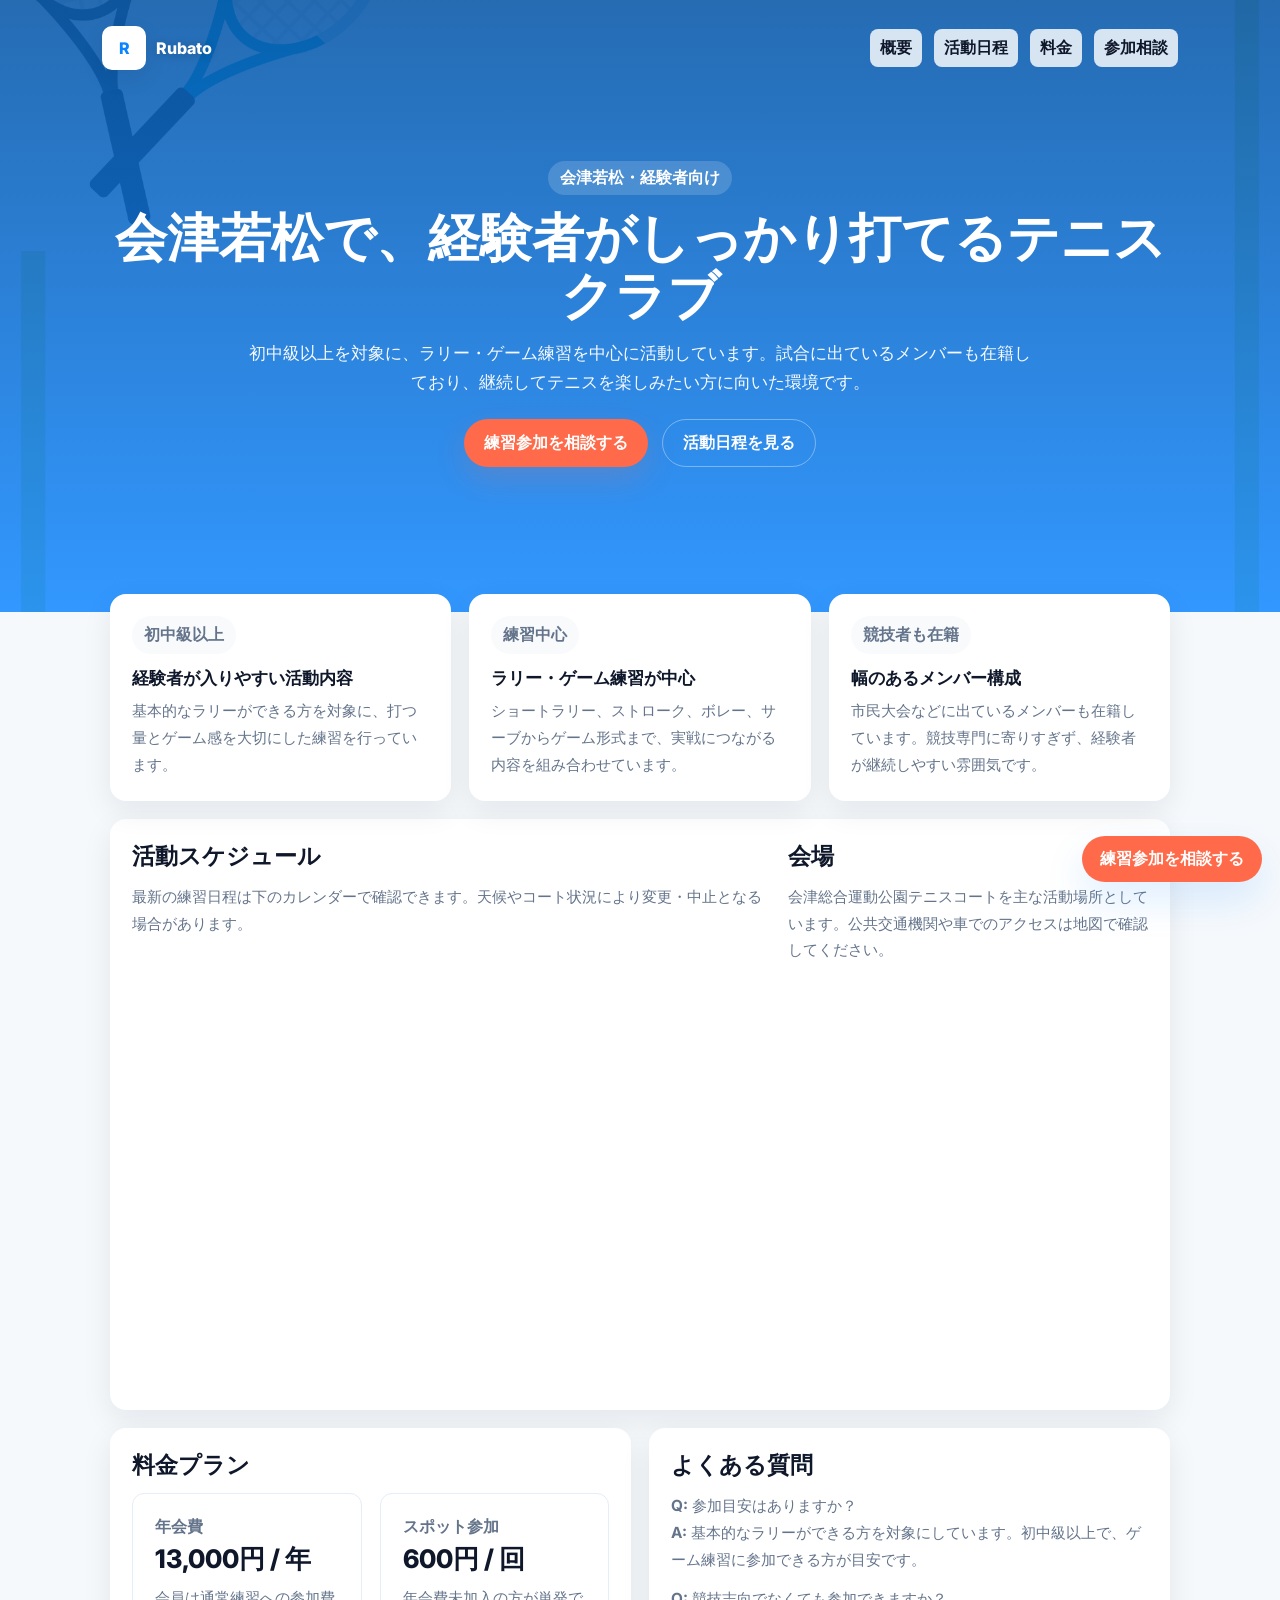
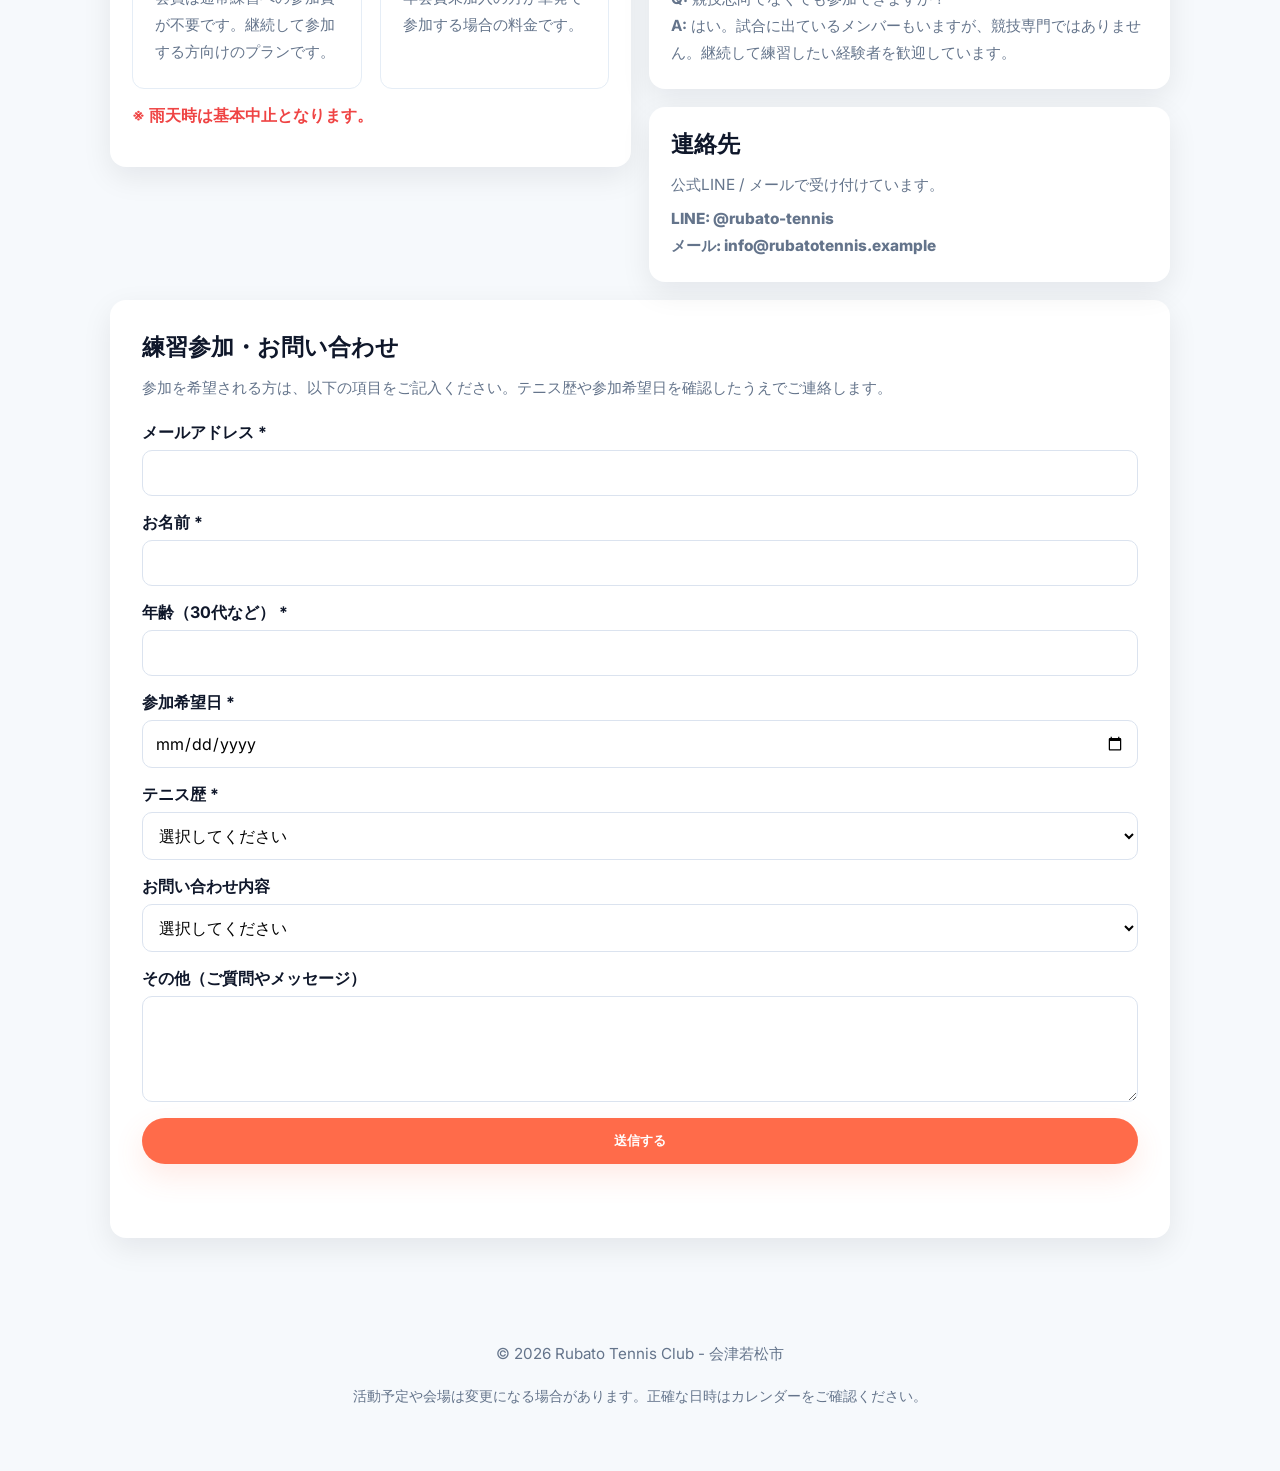
<file: index.html>
<!DOCTYPE html>
<html lang="ja">
<head>
  <meta charset="utf-8" />
  <meta name="viewport" content="width=device-width,initial-scale=1" />
  <title>Rubato Tennis Club | 会津若松</title>
  <meta name="description" content="会津若松で活動する経験者向けテニスクラブ。初中級以上を対象に、ラリー・ゲーム練習を中心に活動しています。競技者も在籍しています。" />
  <meta property="og:title" content="Rubato Tennis Club | 会津若松" />
  <meta property="og:description" content="初中級以上の経験者が継続して打てるテニスクラブ。ラリー・ゲーム練習中心、競技者も在籍。" />
  <meta property="og:type" content="website" />
  <meta property="og:image" content="https://candy023.github.io/rubato-tc-hp/images/14421.jpg" />
  <link rel="preconnect" href="https://fonts.gstatic.com" crossorigin>
  <link href="https://fonts.googleapis.com/css2?family=Inter:wght@300;400;600;700;800&display=swap" rel="stylesheet">
  <style>
    :root{
      --bg:#f6f9fc;
      --card:#ffffff;
      --brand:#0b84ff;
      --brand-dark:#0757a8;
      --accent:#ff6b4a;
      --ink:#0f172a;
      --muted:#64748b;
      --line:#e5edf6;
      --radius:16px;
      --shadow:0 10px 30px rgba(12,18,25,0.08);
    }
    *{box-sizing:border-box}
    html,body{height:100%}
    body{
      margin:0;
      font-family:Inter,system-ui,-apple-system,'Segoe UI',Roboto,'Helvetica Neue',Arial,sans-serif;
      background:var(--bg);
      color:var(--ink);
      -webkit-font-smoothing:antialiased;
    }
    a{color:inherit;text-decoration:none}
    p{line-height:1.75}

    nav.topbar{
      position:fixed;
      top:18px;
      left:50%;
      transform:translateX(-50%);
      width:calc(100% - 40px);
      max-width:1100px;
      display:flex;
      justify-content:space-between;
      align-items:center;
      padding:8px 12px;
      z-index:40;
    }
    .brand{display:flex;gap:10px;align-items:center}
    .brand .logo{
      width:44px;
      height:44px;
      border-radius:10px;
      background:#fff;
      display:flex;
      align-items:center;
      justify-content:center;
      color:var(--brand);
      font-weight:800;
      box-shadow:0 8px 22px rgba(15,23,42,0.08);
    }
    .brand-name{color:#fff;font-weight:800;text-shadow:0 1px 10px rgba(15,23,42,0.24)}
    .nav-links{display:flex;gap:12px}
    .nav-links a{
      color:var(--ink);
      font-weight:700;
      padding:8px 10px;
      border-radius:8px;
      background:rgba(255,255,255,0.82);
      backdrop-filter:blur(8px);
    }

    header.site-hero{
      position:relative;
      min-height:68vh;
      display:flex;
      align-items:center;
      justify-content:center;
      text-align:center;
      padding:92px 20px 76px;
      background:
        linear-gradient(180deg, rgba(7,87,168,0.88), rgba(11,132,255,0.84)),
        url("images/14421.jpg") left center/cover no-repeat;
      color:#fff;
      overflow:hidden;
    }
    header.site-hero .container{
      max-width:1100px;
      margin:0 auto;
      position:relative;
      z-index:2;
    }
    .hero-eyebrow{
      display:inline-block;
      background:rgba(255,255,255,0.16);
      padding:6px 12px;
      border-radius:999px;
      font-weight:700;
      margin-bottom:14px;
    }
    h1{
      font-size:clamp(30px,4.8vw,52px);
      margin:0 0 14px;
      line-height:1.12;
      letter-spacing:0;
    }
    h2{margin:0 0 12px;font-size:1.45rem}
    h3{margin:12px 0 8px;font-size:1.08rem}
    .lead{
      margin:0 auto 22px;
      max-width:790px;
      opacity:0.96;
      font-size:1.04rem;
    }
    .cta-row{display:flex;gap:14px;justify-content:center;flex-wrap:wrap}
    .btn{
      display:inline-flex;
      align-items:center;
      justify-content:center;
      min-height:46px;
      padding:12px 20px;
      border-radius:999px;
      font-weight:800;
      cursor:pointer;
    }
    .btn-primary{background:var(--accent);color:#fff;box-shadow:0 12px 30px rgba(255,107,74,0.18)}
    .btn-ghost{background:transparent;border:1px solid rgba(255,255,255,0.36);color:#fff}

    main.container{max-width:1100px;margin:40px auto;padding:0 20px}
    .features{
      display:grid;
      grid-template-columns:repeat(auto-fit,minmax(220px,1fr));
      gap:18px;
      margin-top:-58px;
      position:relative;
      z-index:3;
    }
    .card{
      background:var(--card);
      border-radius:var(--radius);
      padding:22px;
      box-shadow:var(--shadow);
    }
    .pill{
      display:inline-flex;
      align-items:center;
      gap:10px;
      padding:8px 12px;
      border-radius:999px;
      background:#f8fafc;
      font-weight:700;
      color:var(--muted);
    }
    .small{color:var(--muted);font-size:0.96rem;margin:0}
    .note{margin-top:12px;color:#ef4444;font-weight:700}

    .embed-wrap{display:grid;grid-template-columns:1fr 360px;gap:20px}
    iframe.responsive{width:100%;height:420px;border:0;border-radius:12px}

    .pricing{display:flex;gap:18px;flex-wrap:wrap}
    .price-box{
      flex:1;
      min-width:220px;
      background:#fff;
      padding:22px;
      border-radius:12px;
      border:1px solid var(--line);
    }
    .price-label{color:var(--muted);font-weight:800}
    .price-amount{font-size:1.6rem;font-weight:800;margin:4px 0 8px}

    .two-column{
      margin-top:18px;
      display:grid;
      grid-template-columns:1fr 1fr;
      gap:18px;
      align-items:start;
    }
    .stack{display:flex;flex-direction:column;gap:18px}
    .form-grid{margin-top:20px;display:flex;flex-direction:column;gap:16px}
    .form-group{display:flex;flex-direction:column;gap:6px}
    label{font-weight:700}
    input,select,textarea{
      width:100%;
      padding:12px;
      border-radius:10px;
      border:1px solid #dbe3ef;
      background:#fff;
      font:inherit;
    }
    textarea{resize:vertical}
    .btn-submit{
      padding:14px 20px;
      background:var(--accent);
      color:#fff;
      font-weight:800;
      border-radius:999px;
      border:none;
      cursor:pointer;
      box-shadow:0 12px 30px rgba(255,107,74,0.14);
    }

    .sticky-cta{
      position:fixed;
      right:18px;
      bottom:18px;
      background:var(--accent);
      color:#fff;
      padding:12px 18px;
      border-radius:999px;
      box-shadow:0 18px 40px rgba(11,132,255,0.14);
      z-index:60;
      font-weight:800;
    }
    footer{padding:48px 20px;text-align:center;color:var(--muted);font-size:0.95rem}

    @media(max-width:900px){
      .embed-wrap,.two-column{grid-template-columns:1fr}
      header.site-hero{min-height:64vh}
    }
    @media(max-width:560px){
      nav.topbar{display:none}
      header.site-hero{padding:68px 16px 72px;text-align:left}
      .cta-row{justify-content:flex-start}
      .features{margin-top:-44px}
      .sticky-cta{left:16px;right:16px;text-align:center}
    }
  </style>
</head>
<body>
  <nav class="topbar" aria-label="トップナビゲーション">
    <div class="brand">
      <div class="logo">R</div>
      <div class="brand-name">Rubato</div>
    </div>
    <div class="nav-links">
      <a href="#about">概要</a>
      <a href="#schedule">活動日程</a>
      <a href="#pricing">料金</a>
      <a href="#contact">参加相談</a>
    </div>
  </nav>

  <header class="site-hero" role="banner">
    <div class="container">
      <div class="hero-eyebrow">会津若松・経験者向け</div>
      <h1>会津若松で、経験者がしっかり打てるテニスクラブ</h1>
      <p class="lead">初中級以上を対象に、ラリー・ゲーム練習を中心に活動しています。試合に出ているメンバーも在籍しており、継続してテニスを楽しみたい方に向いた環境です。</p>
      <div class="cta-row">
        <a class="btn btn-primary" href="#contact">練習参加を相談する</a>
        <a class="btn btn-ghost" href="#schedule">活動日程を見る</a>
      </div>
    </div>
  </header>

  <main class="container" id="about">
    <section class="features" aria-label="Rubato Tennis Clubの特徴">
      <div class="card">
        <div class="pill">初中級以上</div>
        <h3>経験者が入りやすい活動内容</h3>
        <p class="small">基本的なラリーができる方を対象に、打つ量とゲーム感を大切にした練習を行っています。</p>
      </div>
      <div class="card">
        <div class="pill">練習中心</div>
        <h3>ラリー・ゲーム練習が中心</h3>
        <p class="small">ショートラリー、ストローク、ボレー、サーブからゲーム形式まで、実戦につながる内容を組み合わせています。</p>
      </div>
      <div class="card">
        <div class="pill">競技者も在籍</div>
        <h3>幅のあるメンバー構成</h3>
        <p class="small">市民大会などに出ているメンバーも在籍しています。競技専門に寄りすぎず、経験者が継続しやすい雰囲気です。</p>
      </div>
    </section>

    <section style="margin-top:18px">
      <div class="card embed-wrap" id="schedule">
        <div>
          <h2>活動スケジュール</h2>
          <p class="small">最新の練習日程は下のカレンダーで確認できます。天候やコート状況により変更・中止となる場合があります。</p>
          <iframe class="responsive" src="https://calendar.google.com/calendar/embed?src=57e61de87be1ab2b04c0b7521b0dbedd97e2c06c08f706e944a8100b570d780e%40group.calendar.google.com&ctz=Asia%2FTokyo" title="活動カレンダー"></iframe>
        </div>
        <div>
          <h2>会場</h2>
          <p class="small">会津総合運動公園テニスコートを主な活動場所としています。公共交通機関や車でのアクセスは地図で確認してください。</p>
          <iframe class="responsive" src="https://www.google.com/maps/embed?pb=!1m18!1m12!1m3!1d12705.106427514464!2d139.91676467819318!3d37.46516519801617!2m3!1f0!2f0!3f0!3m2!1i1024!2i768!4f13.1!3m3!1m2!1s0x5ff55500001e91f9%3A0xa55c1a4bdeb1cb69!2z5Lya5rSl57eP5ZCI6YGL5YuV5YWs5ZyS44OG44OL44K544Kz44O844OI!5e0!3m2!1sja!2sjp!4v1764913349854!5m2!1sja!2sjp" title="会津総合運動公園テニスコートの地図"></iframe>
        </div>
      </div>
    </section>

    <section class="two-column">
      <div class="card" id="pricing">
        <h2>料金プラン</h2>
        <div class="pricing">
          <div class="price-box">
            <div class="price-label">年会費</div>
            <div class="price-amount">13,000円 / 年</div>
            <p class="small">会員は通常練習への参加費が不要です。継続して参加する方向けのプランです。</p>
          </div>
          <div class="price-box">
            <div class="price-label">スポット参加</div>
            <div class="price-amount">600円 / 回</div>
            <p class="small">年会費未加入の方が単発で参加する場合の料金です。</p>
          </div>
        </div>
        <p class="note">※ 雨天時は基本中止となります。</p>
      </div>

      <div class="stack">
        <div class="card">
          <h2>よくある質問</h2>
          <p class="small"><strong>Q:</strong> 参加目安はありますか？<br><strong>A:</strong> 基本的なラリーができる方を対象にしています。初中級以上で、ゲーム練習に参加できる方が目安です。</p>
          <p class="small" style="margin-top:12px"><strong>Q:</strong> 競技志向でなくても参加できますか？<br><strong>A:</strong> はい。試合に出ているメンバーもいますが、競技専門ではありません。継続して練習したい経験者を歓迎しています。</p>
        </div>

        <div class="card">
          <h2>連絡先</h2>
          <p class="small">公式LINE / メールで受け付けています。</p>
          <p class="small" style="font-weight:800;margin-top:8px">LINE: @rubato-tennis<br>メール: info@rubatotennis.example</p>
        </div>
      </div>
    </section>

    <section id="contact" class="contact-section" style="margin-top:18px;">
      <div class="card" style="padding:32px;">
        <h2>練習参加・お問い合わせ</h2>
        <p class="small">参加を希望される方は、以下の項目をご記入ください。テニス歴や参加希望日を確認したうえでご連絡します。</p>

        <form id="contactForm" class="form-grid">
          <div class="form-group">
            <label for="email">メールアドレス *</label>
            <input id="email" type="email" name="email" required>
          </div>

          <div class="form-group">
            <label for="name">お名前 *</label>
            <input id="name" type="text" name="name" required>
          </div>

          <div class="form-group">
            <label for="age">年齢（30代など） *</label>
            <input id="age" type="text" name="age" required>
          </div>

          <div class="form-group">
            <label for="date">参加希望日 *</label>
            <input id="date" type="date" name="date" required>
          </div>

          <div class="form-group">
            <label for="tennisHistory">テニス歴 *</label>
            <select id="tennisHistory" name="tennisHistory" required>
              <option value="">選択してください</option>
              <option value="1〜3年">1〜3年</option>
              <option value="3〜5年">3〜5年</option>
              <option value="5〜10年">5〜10年</option>
              <option value="10年以上">10年以上</option>
              <option value="大会・試合参加経験あり">大会・試合参加経験あり</option>
            </select>
          </div>

          <div class="form-group">
            <label for="questionType">お問い合わせ内容</label>
            <select id="questionType" name="questionType">
              <option value="">選択してください</option>
              <option value="練習参加について">練習参加について</option>
              <option value="活動内容について">活動内容について</option>
              <option value="料金について">料金について</option>
              <option value="その他">その他</option>
            </select>
          </div>

          <div class="form-group">
            <label for="other">その他（ご質問やメッセージ）</label>
            <textarea id="other" name="other" rows="4"></textarea>
          </div>

          <button type="submit" class="btn-submit">送信する</button>
          <p id="formStatus" style="margin-top:10px;font-weight:800;"></p>
        </form>
      </div>
    </section>
  </main>

  <a class="sticky-cta" href="#contact" aria-label="練習参加を相談する">練習参加を相談する</a>

  <footer>
    <div style="max-width:900px;margin:0 auto;padding:0 20px">
      <p>© 2026 Rubato Tennis Club - 会津若松市</p>
      <p style="margin-top:8px;color:var(--muted);font-size:0.9rem">活動予定や会場は変更になる場合があります。正確な日時はカレンダーをご確認ください。</p>
    </div>
  </footer>

  <script>
    document.addEventListener('click', function(e){
      const a = e.target.closest('a[href^="#"]');
      if(!a) return;
      e.preventDefault();
      const id = a.getAttribute('href');
      if(id === '#') return;
      const el = document.querySelector(id);
      if(el) el.scrollIntoView({behavior:'smooth', block:'start'});
    });
  </script>
  <script src="form.js"></script>
</body>
</html>
</file>
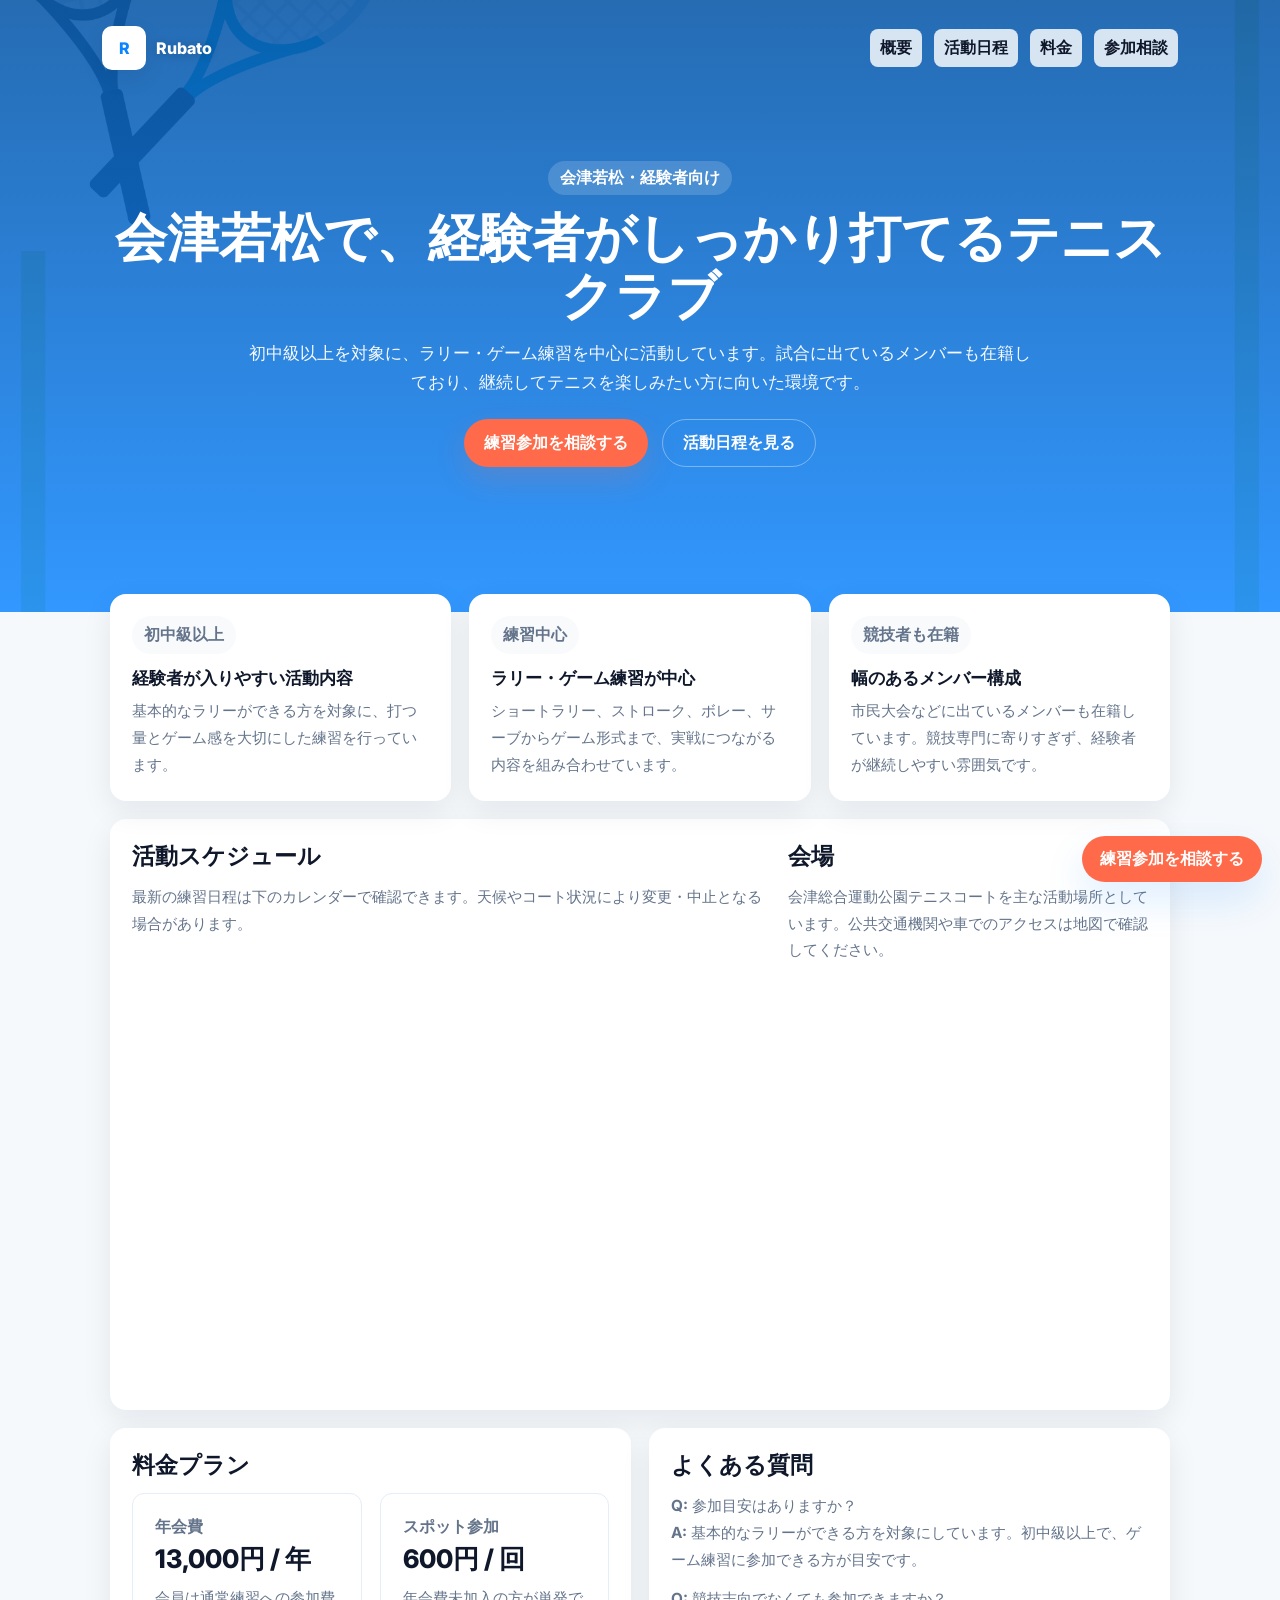
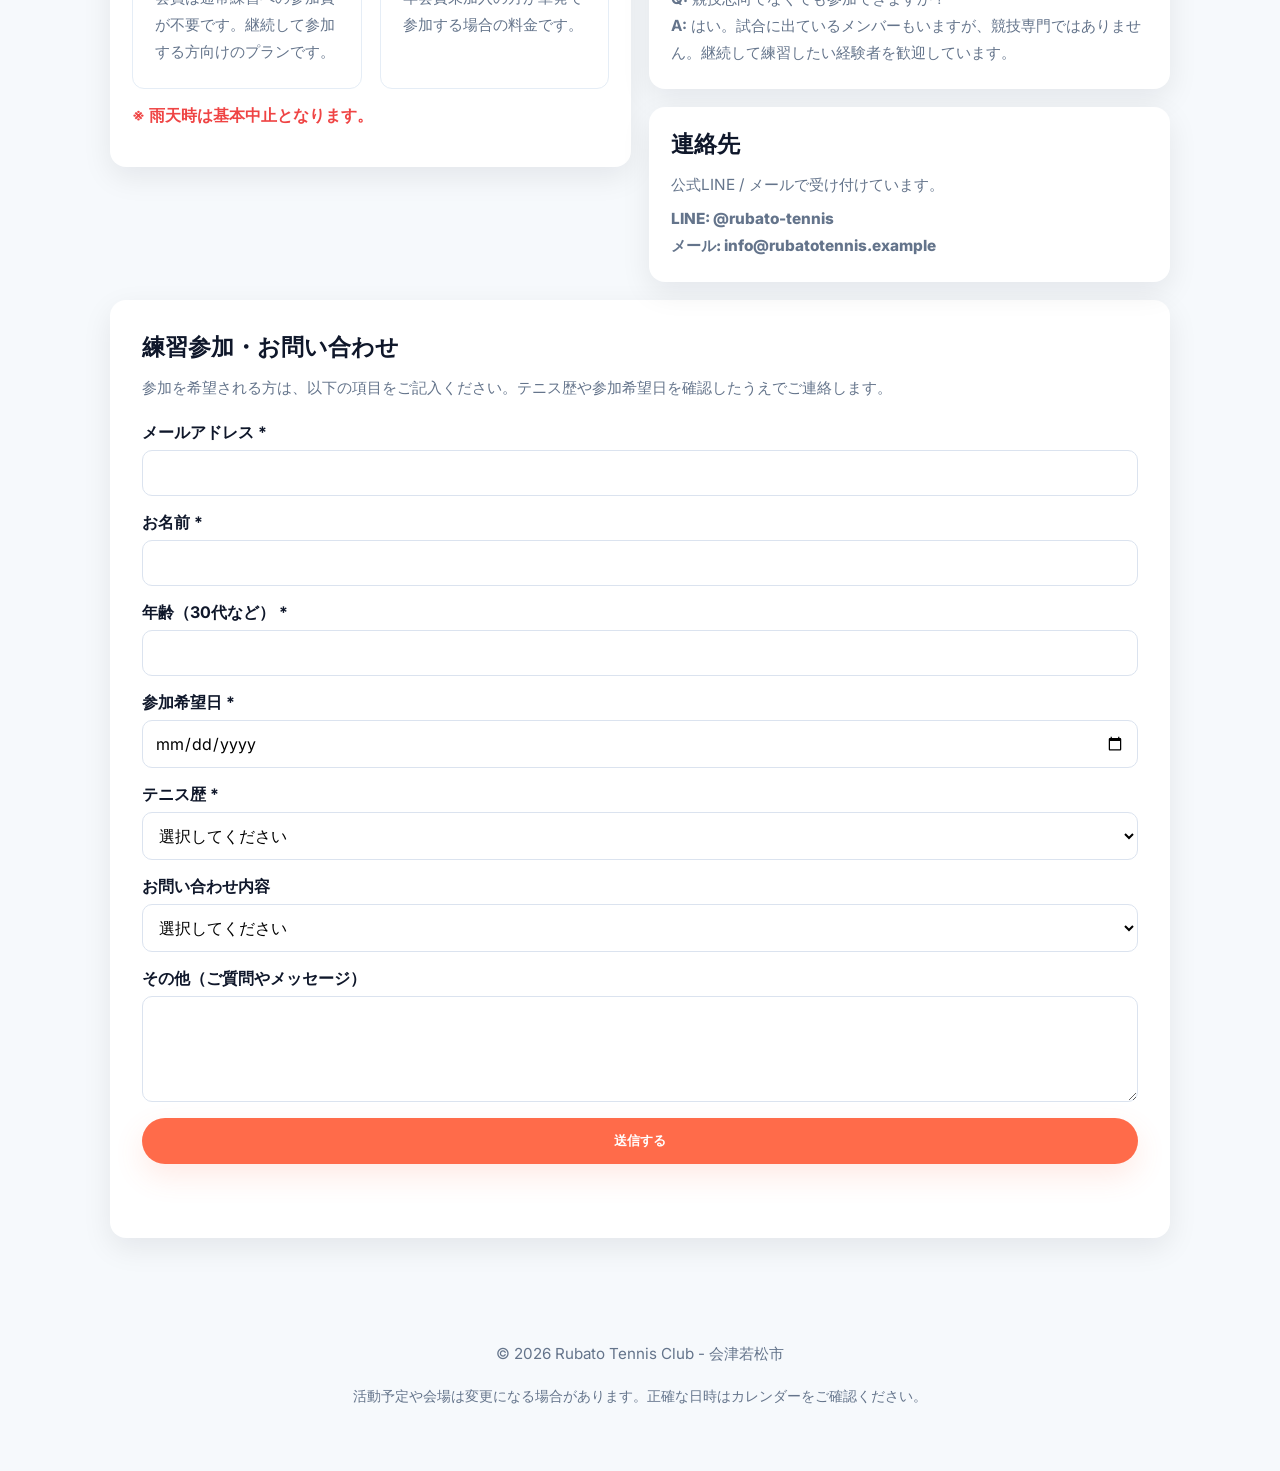
<file: Newtennis.html>
<!DOCTYPE html>
<html lang="ja">
<head>
  <meta charset="utf-8" />
  <meta name="viewport" content="width=device-width,initial-scale=1" />
  <title>Rubato Tennis Club | 会津若松</title>
  <meta name="description" content="会津若松で活動する経験者向けテニスクラブ。初中級以上を対象に、ラリー・ゲーム練習を中心に活動しています。競技者も在籍しています。" />
  <meta property="og:title" content="Rubato Tennis Club | 会津若松" />
  <meta property="og:description" content="初中級以上の経験者が継続して打てるテニスクラブ。ラリー・ゲーム練習中心、競技者も在籍。" />
  <meta property="og:type" content="website" />
  <meta property="og:image" content="https://candy023.github.io/rubato-tc-hp/images/14421.jpg" />
  <link rel="preconnect" href="https://fonts.gstatic.com" crossorigin>
  <link href="https://fonts.googleapis.com/css2?family=Inter:wght@300;400;600;700;800&display=swap" rel="stylesheet">
  <style>
    :root{
      --bg:#f6f9fc;
      --card:#ffffff;
      --brand:#0b84ff;
      --brand-dark:#0757a8;
      --accent:#ff6b4a;
      --ink:#0f172a;
      --muted:#64748b;
      --line:#e5edf6;
      --radius:16px;
      --shadow:0 10px 30px rgba(12,18,25,0.08);
    }
    *{box-sizing:border-box}
    html,body{height:100%}
    body{
      margin:0;
      font-family:Inter,system-ui,-apple-system,'Segoe UI',Roboto,'Helvetica Neue',Arial,sans-serif;
      background:var(--bg);
      color:var(--ink);
      -webkit-font-smoothing:antialiased;
    }
    a{color:inherit;text-decoration:none}
    p{line-height:1.75}

    nav.topbar{
      position:fixed;
      top:18px;
      left:50%;
      transform:translateX(-50%);
      width:calc(100% - 40px);
      max-width:1100px;
      display:flex;
      justify-content:space-between;
      align-items:center;
      padding:8px 12px;
      z-index:40;
    }
    .brand{display:flex;gap:10px;align-items:center}
    .brand .logo{
      width:44px;
      height:44px;
      border-radius:10px;
      background:#fff;
      display:flex;
      align-items:center;
      justify-content:center;
      color:var(--brand);
      font-weight:800;
      box-shadow:0 8px 22px rgba(15,23,42,0.08);
    }
    .brand-name{color:#fff;font-weight:800;text-shadow:0 1px 10px rgba(15,23,42,0.24)}
    .nav-links{display:flex;gap:12px}
    .nav-links a{
      color:var(--ink);
      font-weight:700;
      padding:8px 10px;
      border-radius:8px;
      background:rgba(255,255,255,0.82);
      backdrop-filter:blur(8px);
    }

    header.site-hero{
      position:relative;
      min-height:68vh;
      display:flex;
      align-items:center;
      justify-content:center;
      text-align:center;
      padding:92px 20px 76px;
      background:
        linear-gradient(180deg, rgba(7,87,168,0.88), rgba(11,132,255,0.84)),
        url("images/14421.jpg") left center/cover no-repeat;
      color:#fff;
      overflow:hidden;
    }
    header.site-hero .container{
      max-width:1100px;
      margin:0 auto;
      position:relative;
      z-index:2;
    }
    .hero-eyebrow{
      display:inline-block;
      background:rgba(255,255,255,0.16);
      padding:6px 12px;
      border-radius:999px;
      font-weight:700;
      margin-bottom:14px;
    }
    h1{
      font-size:clamp(30px,4.8vw,52px);
      margin:0 0 14px;
      line-height:1.12;
      letter-spacing:0;
    }
    h2{margin:0 0 12px;font-size:1.45rem}
    h3{margin:12px 0 8px;font-size:1.08rem}
    .lead{
      margin:0 auto 22px;
      max-width:790px;
      opacity:0.96;
      font-size:1.04rem;
    }
    .cta-row{display:flex;gap:14px;justify-content:center;flex-wrap:wrap}
    .btn{
      display:inline-flex;
      align-items:center;
      justify-content:center;
      min-height:46px;
      padding:12px 20px;
      border-radius:999px;
      font-weight:800;
      cursor:pointer;
    }
    .btn-primary{background:var(--accent);color:#fff;box-shadow:0 12px 30px rgba(255,107,74,0.18)}
    .btn-ghost{background:transparent;border:1px solid rgba(255,255,255,0.36);color:#fff}

    main.container{max-width:1100px;margin:40px auto;padding:0 20px}
    .features{
      display:grid;
      grid-template-columns:repeat(auto-fit,minmax(220px,1fr));
      gap:18px;
      margin-top:-58px;
      position:relative;
      z-index:3;
    }
    .card{
      background:var(--card);
      border-radius:var(--radius);
      padding:22px;
      box-shadow:var(--shadow);
    }
    .pill{
      display:inline-flex;
      align-items:center;
      gap:10px;
      padding:8px 12px;
      border-radius:999px;
      background:#f8fafc;
      font-weight:700;
      color:var(--muted);
    }
    .small{color:var(--muted);font-size:0.96rem;margin:0}
    .note{margin-top:12px;color:#ef4444;font-weight:700}

    .embed-wrap{display:grid;grid-template-columns:1fr 360px;gap:20px}
    iframe.responsive{width:100%;height:420px;border:0;border-radius:12px}

    .pricing{display:flex;gap:18px;flex-wrap:wrap}
    .price-box{
      flex:1;
      min-width:220px;
      background:#fff;
      padding:22px;
      border-radius:12px;
      border:1px solid var(--line);
    }
    .price-label{color:var(--muted);font-weight:800}
    .price-amount{font-size:1.6rem;font-weight:800;margin:4px 0 8px}

    .two-column{
      margin-top:18px;
      display:grid;
      grid-template-columns:1fr 1fr;
      gap:18px;
      align-items:start;
    }
    .stack{display:flex;flex-direction:column;gap:18px}
    .form-grid{margin-top:20px;display:flex;flex-direction:column;gap:16px}
    .form-group{display:flex;flex-direction:column;gap:6px}
    label{font-weight:700}
    input,select,textarea{
      width:100%;
      padding:12px;
      border-radius:10px;
      border:1px solid #dbe3ef;
      background:#fff;
      font:inherit;
    }
    textarea{resize:vertical}
    .btn-submit{
      padding:14px 20px;
      background:var(--accent);
      color:#fff;
      font-weight:800;
      border-radius:999px;
      border:none;
      cursor:pointer;
      box-shadow:0 12px 30px rgba(255,107,74,0.14);
    }

    .sticky-cta{
      position:fixed;
      right:18px;
      bottom:18px;
      background:var(--accent);
      color:#fff;
      padding:12px 18px;
      border-radius:999px;
      box-shadow:0 18px 40px rgba(11,132,255,0.14);
      z-index:60;
      font-weight:800;
    }
    footer{padding:48px 20px;text-align:center;color:var(--muted);font-size:0.95rem}

    @media(max-width:900px){
      .embed-wrap,.two-column{grid-template-columns:1fr}
      header.site-hero{min-height:64vh}
    }
    @media(max-width:560px){
      nav.topbar{display:none}
      header.site-hero{padding:68px 16px 72px;text-align:left}
      .cta-row{justify-content:flex-start}
      .features{margin-top:-44px}
      .sticky-cta{left:16px;right:16px;text-align:center}
    }
  </style>
</head>
<body>
  <nav class="topbar" aria-label="トップナビゲーション">
    <div class="brand">
      <div class="logo">R</div>
      <div class="brand-name">Rubato</div>
    </div>
    <div class="nav-links">
      <a href="#about">概要</a>
      <a href="#schedule">活動日程</a>
      <a href="#pricing">料金</a>
      <a href="#contact">参加相談</a>
    </div>
  </nav>

  <header class="site-hero" role="banner">
    <div class="container">
      <div class="hero-eyebrow">会津若松・経験者向け</div>
      <h1>会津若松で、経験者がしっかり打てるテニスクラブ</h1>
      <p class="lead">初中級以上を対象に、ラリー・ゲーム練習を中心に活動しています。試合に出ているメンバーも在籍しており、継続してテニスを楽しみたい方に向いた環境です。</p>
      <div class="cta-row">
        <a class="btn btn-primary" href="#contact">練習参加を相談する</a>
        <a class="btn btn-ghost" href="#schedule">活動日程を見る</a>
      </div>
    </div>
  </header>

  <main class="container" id="about">
    <section class="features" aria-label="Rubato Tennis Clubの特徴">
      <div class="card">
        <div class="pill">初中級以上</div>
        <h3>経験者が入りやすい活動内容</h3>
        <p class="small">基本的なラリーができる方を対象に、打つ量とゲーム感を大切にした練習を行っています。</p>
      </div>
      <div class="card">
        <div class="pill">練習中心</div>
        <h3>ラリー・ゲーム練習が中心</h3>
        <p class="small">ショートラリー、ストローク、ボレー、サーブからゲーム形式まで、実戦につながる内容を組み合わせています。</p>
      </div>
      <div class="card">
        <div class="pill">競技者も在籍</div>
        <h3>幅のあるメンバー構成</h3>
        <p class="small">市民大会などに出ているメンバーも在籍しています。競技専門に寄りすぎず、経験者が継続しやすい雰囲気です。</p>
      </div>
    </section>

    <section style="margin-top:18px">
      <div class="card embed-wrap" id="schedule">
        <div>
          <h2>活動スケジュール</h2>
          <p class="small">最新の練習日程は下のカレンダーで確認できます。天候やコート状況により変更・中止となる場合があります。</p>
          <iframe class="responsive" src="https://calendar.google.com/calendar/embed?src=57e61de87be1ab2b04c0b7521b0dbedd97e2c06c08f706e944a8100b570d780e%40group.calendar.google.com&ctz=Asia%2FTokyo" title="活動カレンダー"></iframe>
        </div>
        <div>
          <h2>会場</h2>
          <p class="small">会津総合運動公園テニスコートを主な活動場所としています。公共交通機関や車でのアクセスは地図で確認してください。</p>
          <iframe class="responsive" src="https://www.google.com/maps/embed?pb=!1m18!1m12!1m3!1d12705.106427514464!2d139.91676467819318!3d37.46516519801617!2m3!1f0!2f0!3f0!3m2!1i1024!2i768!4f13.1!3m3!1m2!1s0x5ff55500001e91f9%3A0xa55c1a4bdeb1cb69!2z5Lya5rSl57eP5ZCI6YGL5YuV5YWs5ZyS44OG44OL44K544Kz44O844OI!5e0!3m2!1sja!2sjp!4v1764913349854!5m2!1sja!2sjp" title="会津総合運動公園テニスコートの地図"></iframe>
        </div>
      </div>
    </section>

    <section class="two-column">
      <div class="card" id="pricing">
        <h2>料金プラン</h2>
        <div class="pricing">
          <div class="price-box">
            <div class="price-label">年会費</div>
            <div class="price-amount">13,000円 / 年</div>
            <p class="small">会員は通常練習への参加費が不要です。継続して参加する方向けのプランです。</p>
          </div>
          <div class="price-box">
            <div class="price-label">スポット参加</div>
            <div class="price-amount">600円 / 回</div>
            <p class="small">年会費未加入の方が単発で参加する場合の料金です。</p>
          </div>
        </div>
        <p class="note">※ 雨天時は基本中止となります。</p>
      </div>

      <div class="stack">
        <div class="card">
          <h2>よくある質問</h2>
          <p class="small"><strong>Q:</strong> 参加目安はありますか？<br><strong>A:</strong> 基本的なラリーができる方を対象にしています。初中級以上で、ゲーム練習に参加できる方が目安です。</p>
          <p class="small" style="margin-top:12px"><strong>Q:</strong> 競技志向でなくても参加できますか？<br><strong>A:</strong> はい。試合に出ているメンバーもいますが、競技専門ではありません。継続して練習したい経験者を歓迎しています。</p>
        </div>

        <div class="card">
          <h2>連絡先</h2>
          <p class="small">公式LINE / メールで受け付けています。</p>
          <p class="small" style="font-weight:800;margin-top:8px">LINE: @rubato-tennis<br>メール: info@rubatotennis.example</p>
        </div>
      </div>
    </section>

    <section id="contact" class="contact-section" style="margin-top:18px;">
      <div class="card" style="padding:32px;">
        <h2>練習参加・お問い合わせ</h2>
        <p class="small">参加を希望される方は、以下の項目をご記入ください。テニス歴や参加希望日を確認したうえでご連絡します。</p>

        <form id="contactForm" class="form-grid">
          <div class="form-group">
            <label for="email">メールアドレス *</label>
            <input id="email" type="email" name="email" required>
          </div>

          <div class="form-group">
            <label for="name">お名前 *</label>
            <input id="name" type="text" name="name" required>
          </div>

          <div class="form-group">
            <label for="age">年齢（30代など） *</label>
            <input id="age" type="text" name="age" required>
          </div>

          <div class="form-group">
            <label for="date">参加希望日 *</label>
            <input id="date" type="date" name="date" required>
          </div>

          <div class="form-group">
            <label for="tennisHistory">テニス歴 *</label>
            <select id="tennisHistory" name="tennisHistory" required>
              <option value="">選択してください</option>
              <option value="1〜3年">1〜3年</option>
              <option value="3〜5年">3〜5年</option>
              <option value="5〜10年">5〜10年</option>
              <option value="10年以上">10年以上</option>
              <option value="大会・試合参加経験あり">大会・試合参加経験あり</option>
            </select>
          </div>

          <div class="form-group">
            <label for="questionType">お問い合わせ内容</label>
            <select id="questionType" name="questionType">
              <option value="">選択してください</option>
              <option value="練習参加について">練習参加について</option>
              <option value="活動内容について">活動内容について</option>
              <option value="料金について">料金について</option>
              <option value="その他">その他</option>
            </select>
          </div>

          <div class="form-group">
            <label for="other">その他（ご質問やメッセージ）</label>
            <textarea id="other" name="other" rows="4"></textarea>
          </div>

          <button type="submit" class="btn-submit">送信する</button>
          <p id="formStatus" style="margin-top:10px;font-weight:800;"></p>
        </form>
      </div>
    </section>
  </main>

  <a class="sticky-cta" href="#contact" aria-label="練習参加を相談する">練習参加を相談する</a>

  <footer>
    <div style="max-width:900px;margin:0 auto;padding:0 20px">
      <p>© 2026 Rubato Tennis Club - 会津若松市</p>
      <p style="margin-top:8px;color:var(--muted);font-size:0.9rem">活動予定や会場は変更になる場合があります。正確な日時はカレンダーをご確認ください。</p>
    </div>
  </footer>

  <script>
    document.addEventListener('click', function(e){
      const a = e.target.closest('a[href^="#"]');
      if(!a) return;
      e.preventDefault();
      const id = a.getAttribute('href');
      if(id === '#') return;
      const el = document.querySelector(id);
      if(el) el.scrollIntoView({behavior:'smooth', block:'start'});
    });
  </script>
  <script src="form.js"></script>
</body>
</html>
</file>
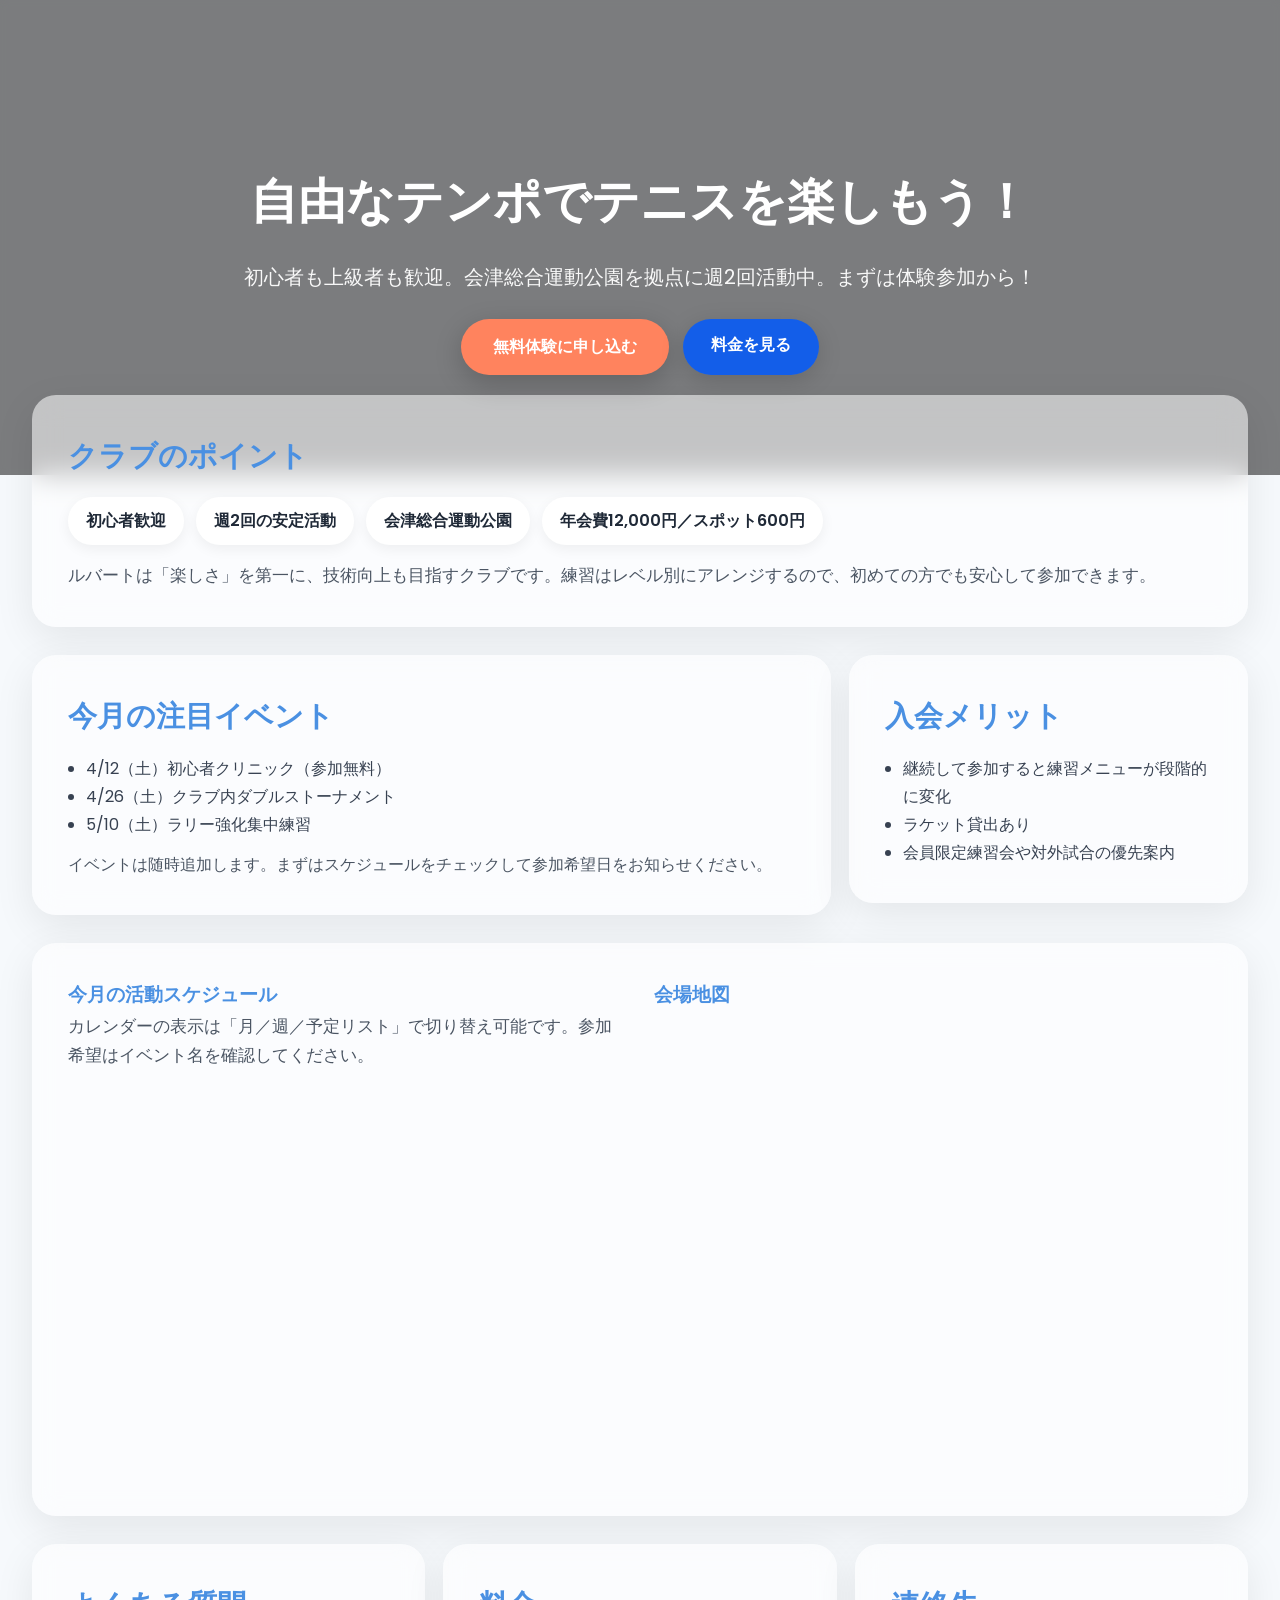
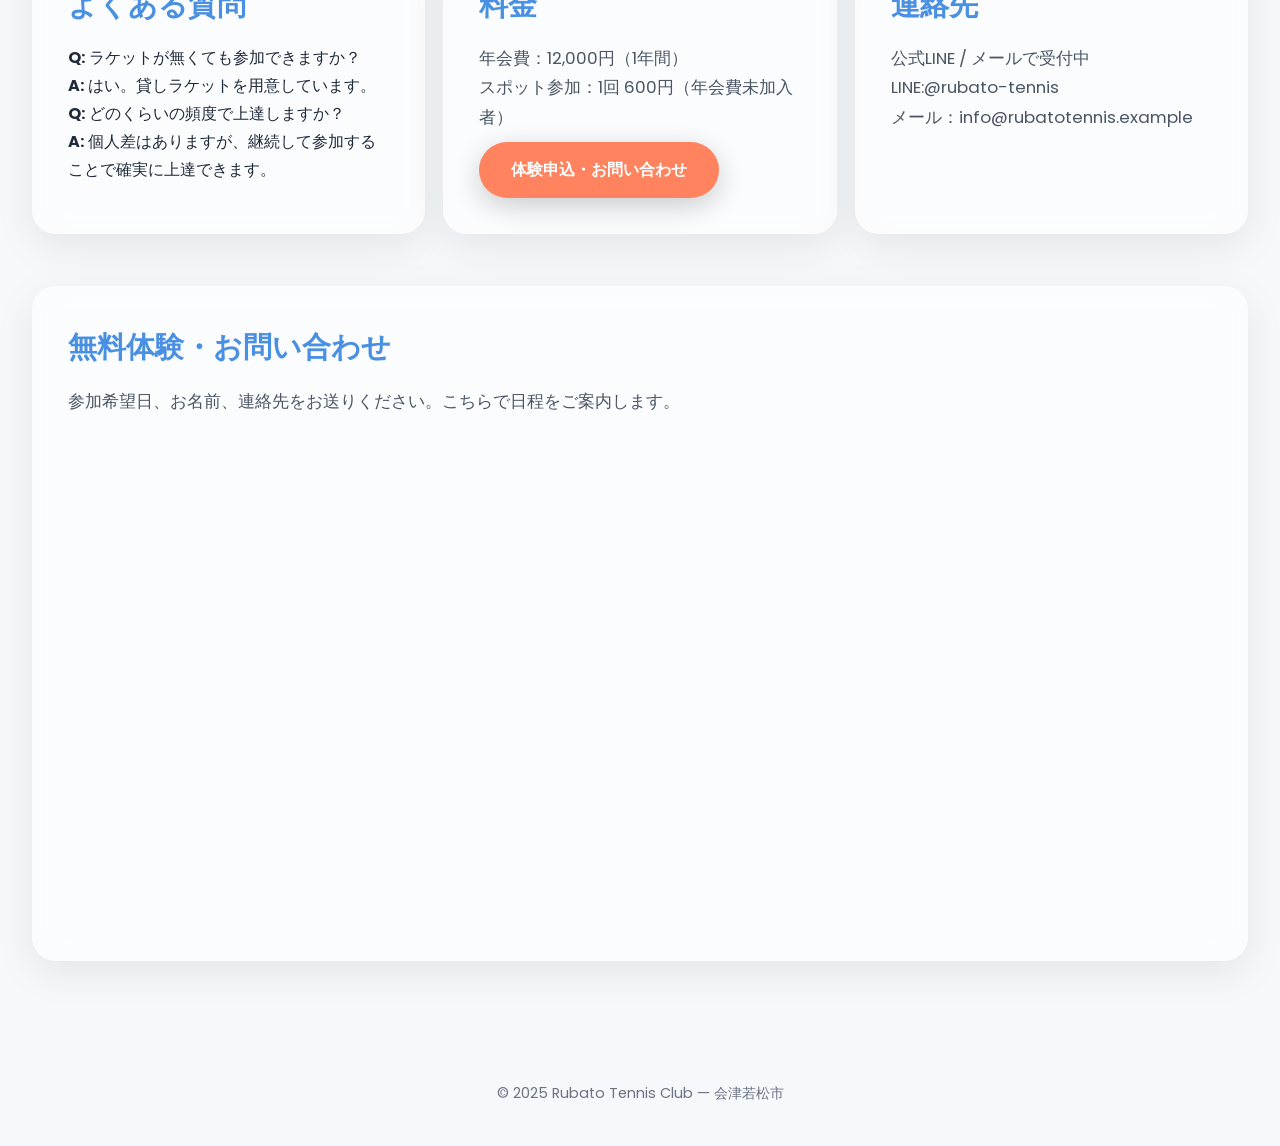
<file: next.html>
<!DOCTYPE html>
<html lang="ja">
<head>
<meta charset="UTF-8" />
<meta name="viewport" content="width=device-width, initial-scale=1.0" />
<title>ルバートテニスクラブ</title>
<link rel="preconnect" href="https://fonts.googleapis.com">
<link rel="preconnect" href="https://fonts.gstatic.com" crossorigin>
<link href="https://fonts.googleapis.com/css2?family=Poppins:wght@300;400;600;700&display=swap" rel="stylesheet">
<style>
:root{
  --accent:#4a90e2;
  --cta:#ff835e;
  --bg:#f6f9fc;
  --glass:rgba(255,255,255,0.55);
  --blur:14px;
  --shadow:rgba(0,0,0,0.08);
}
*{box-sizing:border-box;margin:0;padding:0;}
body{font-family:'Poppins',sans-serif;background:var(--bg);color:#1f2937;line-height:1.75;}
a{text-decoration:none;}

.hero{
  position:relative;
  padding:160px 24px 100px;
  text-align:center;
  color:#fff;
  background:url('https://via.placeholder.com/1600x900?text=Rubato+Tennis') center/cover no-repeat;
  overflow:hidden;
}
.hero::after{
  content:"";
  position:absolute; inset:0;
  background:rgba(0,0,0,0.5);
  backdrop-filter:blur(4px);
}
.hero .inner{position:relative; z-index:2; max-width:900px; margin:0 auto;}
.hero h1{font-size:3rem;font-weight:700; margin-bottom:16px;}
.hero p{font-size:1.25rem; margin-bottom:24px; opacity:0.95;}
.hero .cta-buttons{display:flex; justify-content:center; gap:14px; flex-wrap:wrap;}
.btn-primary{
  background:var(--cta); color:#fff; padding:14px 32px; border-radius:40px; font-weight:700;
  box-shadow:0 8px 28px rgba(0,0,0,0.2); transition:0.25s;
}
.btn-primary:hover{transform:translateY(-3px); box-shadow:0 12px 36px rgba(0,0,0,0.3);}
.btn-secondary{
  background:rgba(2,90,252,0.85); color:#fff; padding:12px 28px; border-radius:32px; font-weight:600;
  box-shadow:0 6px 24px rgba(0,0,0,0.15); transition:0.25s;
}
.btn-secondary:hover{transform:translateY(-2px); box-shadow:0 10px 30px rgba(0,0,0,0.25);}

.wrap{max-width:1280px; margin:-80px auto 80px; padding:0 32px; display:flex; flex-direction:column; gap:28px;}

.card{
  background:var(--glass);
  backdrop-filter:blur(var(--blur));
  border-radius:24px;
  padding:36px;
  box-shadow:0 12px 40px var(--shadow);
}
h2{font-size:1.8rem; font-weight:600; color:var(--accent); margin-bottom:14px;}
p.small{color:#4b5563;font-size:1.05rem;}

.strip{display:flex; gap:12px; flex-wrap:wrap; margin:16px 0;}
.pill{background:white; padding:10px 18px; border-radius:999px; font-weight:600; box-shadow:0 4px 14px rgba(0,0,0,0.06);}

.embed-wrap{display:flex; gap:28px; flex-wrap:wrap;}
.embed{flex:1 1 420px;}
iframe{width:100%; border:0; border-radius:16px; height:400px;}

.gallery{display:grid; gap:14px; grid-template-columns:repeat(auto-fit,minmax(260px,1fr)); margin-top:16px;}
.gallery img{width:100%; height:auto; border-radius:16px; box-shadow:0 4px 16px rgba(0,0,0,0.06);}

footer{text-align:center; padding:40px 18px; color:#6b7280; font-size:0.9rem;}

@media(max-width:700px){
  .hero{padding:120px 20px 80px;}
  .hero h1{font-size:2.2rem;}
  .card{padding:24px;}
  iframe{height:300px;}
}
</style>
</head>
<body>

<header class="hero">
  <div class="inner">
    <h1>自由なテンポでテニスを楽しもう！</h1>
    <p>初心者も上級者も歓迎。会津総合運動公園を拠点に週2回活動中。まずは体験参加から！</p>
    <div class="cta-buttons">
      <a class="btn-primary" href="#contact">無料体験に申し込む</a>
      <a class="btn-secondary" href="#pricing">料金を見る</a>
    </div>
  </div>
</header>

<main class="wrap">

  <!-- ギャラリー
  <section class="card">
    <h2>練習・イベントギャラリー</h2>
    <div class="gallery">
      <img src="https://via.placeholder.com/600x400?text=Tennis+1" alt="練習風景1">
      <img src="https://via.placeholder.com/600x400?text=Tennis+2" alt="練習風景2">
      <img src="https://via.placeholder.com/600x400?text=Tennis+3" alt="練習風景3">
    </div>
  </section> -->

  <!-- クラブポイント -->
  <section class="card">
    <h2>クラブのポイント</h2>
    <div class="strip">
      <div class="pill">初心者歓迎</div>
      <div class="pill">週2回の安定活動</div>
      <div class="pill">会津総合運動公園</div>
      <div class="pill">年会費12,000円／スポット600円</div>
    </div>
    <p class="small">ルバートは「楽しさ」を第一に、技術向上も目指すクラブです。練習はレベル別にアレンジするので、初めての方でも安心して参加できます。</p>
  </section>

  <!-- イベントとメリット -->
  <section style="display:grid; gap:18px; grid-template-columns:2fr 1fr; align-items:start;">
    <div class="card">
      <h2>今月の注目イベント</h2>
      <ul style="margin:8px 0 0 18px; color:#374151;">
        <li>4/12（土）初心者クリニック（参加無料）</li>
        <li>4/26（土）クラブ内ダブルストーナメント</li>
        <li>5/10（土）ラリー強化集中練習</li>
      </ul>
      <p style="margin-top:12px; color:#4b5563;">イベントは随時追加します。まずはスケジュールをチェックして参加希望日をお知らせください。</p>
    </div>
    <div class="card">
      <h2>入会メリット</h2>
      <ul style="margin:8px 0 0 18px; color:#374151;">
        <li>継続して参加すると練習メニューが段階的に変化</li>
        <li>ラケット貸出あり</li>
        <li>会員限定練習会や対外試合の優先案内</li>
      </ul>
    </div>
  </section>

  <!-- カレンダー＆地図 -->
  <section class="card embed-wrap">
    <div class="embed">
      <h3 style="margin-top:0; color:var(--accent);">今月の活動スケジュール</h3>
      <p class="small">カレンダーの表示は「月／週／予定リスト」で切り替え可能です。参加希望はイベント名を確認してください。</p>
      <iframe src="https://calendar.google.com/calendar/embed?src=87cc5b05c2cc9fa95ffbc1be345dabe23ff34907ebc0e867d90ead3e8b26ddd0%40group.calendar.google.com&ctz=Asia%2FTokyo" scrolling="no"></iframe>
    </div>
    <div class="embed">
      <h3 style="margin-top:0; color:var(--accent);">会場地図</h3>
      <iframe src="https://www.google.com/maps/embed?pb=!1m18!1m12!1m3!1d12705.106427514464!2d139.91676467819318!3d37.46516519801617!2m3!1f0!2f0!3f0!3m2!1i1024!2i768!4f13.1!3m3!1m2!1s0x5ff55500001e91f9%3A0xa55c1a4bdeb1cb69!2z5Lya5rSl57eP5ZCI6YGL5YuV5YWs5ZyS44OG44OL44K544Kz44O844OI!5e0!3m2!1sja!2sjp!4v1764913349854!5m2!1sja!2sjp" allowfullscreen="" loading="lazy"></iframe>
    </div>
  </section>

  <!-- FAQ・料金・連絡先 -->
  <section style="display:grid; gap:18px; grid-template-columns:repeat(auto-fit,minmax(220px,1fr));">
    <div class="card">
      <h2>よくある質問</h2>
      <p><strong>Q:</strong> ラケットが無くても参加できますか？<br><strong>A:</strong> はい。貸しラケットを用意しています。</p>
      <p><strong>Q:</strong> どのくらいの頻度で上達しますか？<br><strong>A:</strong> 個人差はありますが、継続して参加することで確実に上達できます。</p>
    </div>
    <div class="card" id="pricing">
      <h2>料金</h2>
      <p class="small">年会費：12,000円（1年間）</p>
      <p class="small">スポット参加：1回 600円（年会費未加入者）</p>
      <a class="btn-primary" href="#contact" style="margin-top:10px; display:inline-block;">体験申込・お問い合わせ</a>
    </div>
    <div class="card">
      <h2>連絡先</h2>
      <p class="small">公式LINE / メールで受付中</p>
      <p class="small">LINE:@rubato-tennis<br>メール：info@rubatotennis.example</p>
    </div>
  </section>

  <!-- お問い合わせ -->
  <section id="contact" class="card" style="margin-top:24px;">
    <h2>無料体験・お問い合わせ</h2>
    <p class="small">参加希望日、お名前、連絡先をお送りください。こちらで日程をご案内します。</p>
    <iframe src="https://docs.google.com/forms/d/e/1FAIpQLSc6QjNbR50dVsyK6NBGZRzTNYS_NW59P-pwt_tLl56JxcV9-A/viewform?embedded=true" frameborder="0" style="width:100%; height:500px; border-radius:16px;"></iframe>
  </section>

</main>

<footer>
  © 2025 Rubato Tennis Club — 会津若松市
</footer>

</body>
</html>
</file>
